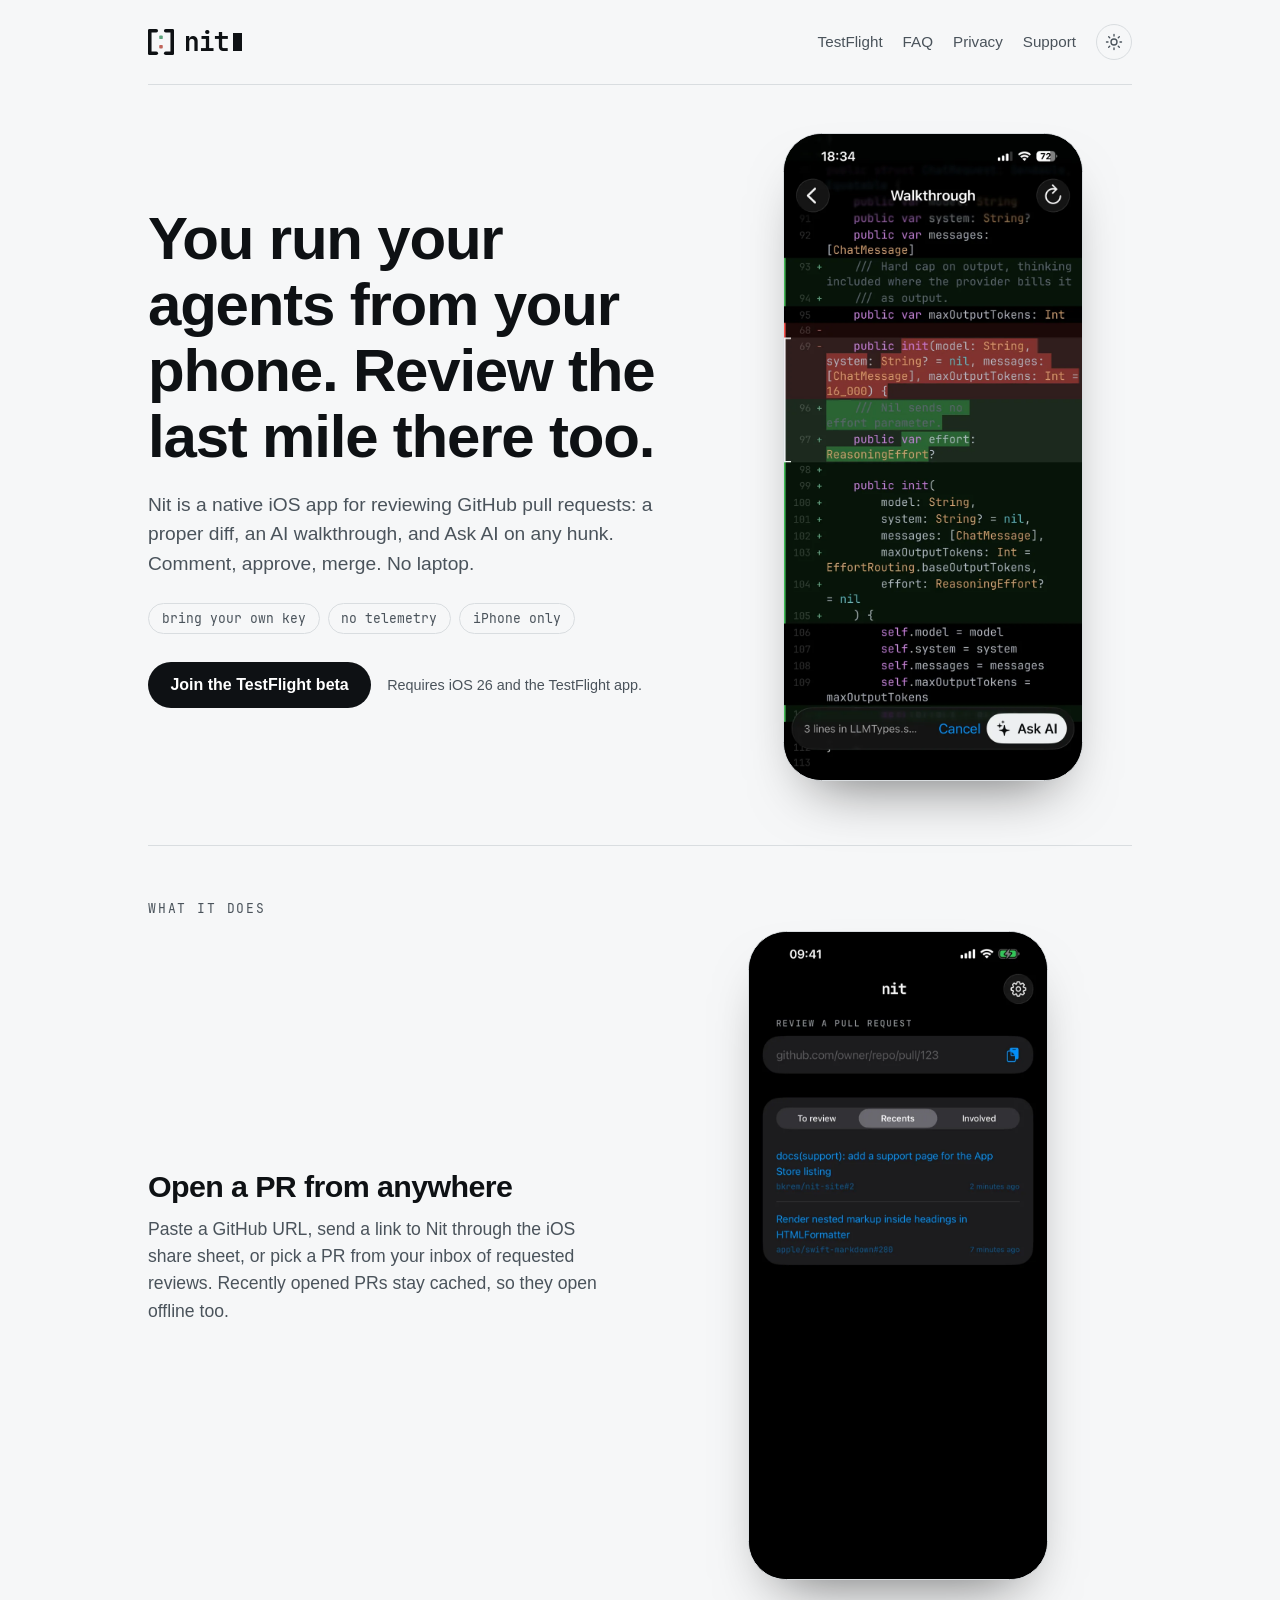
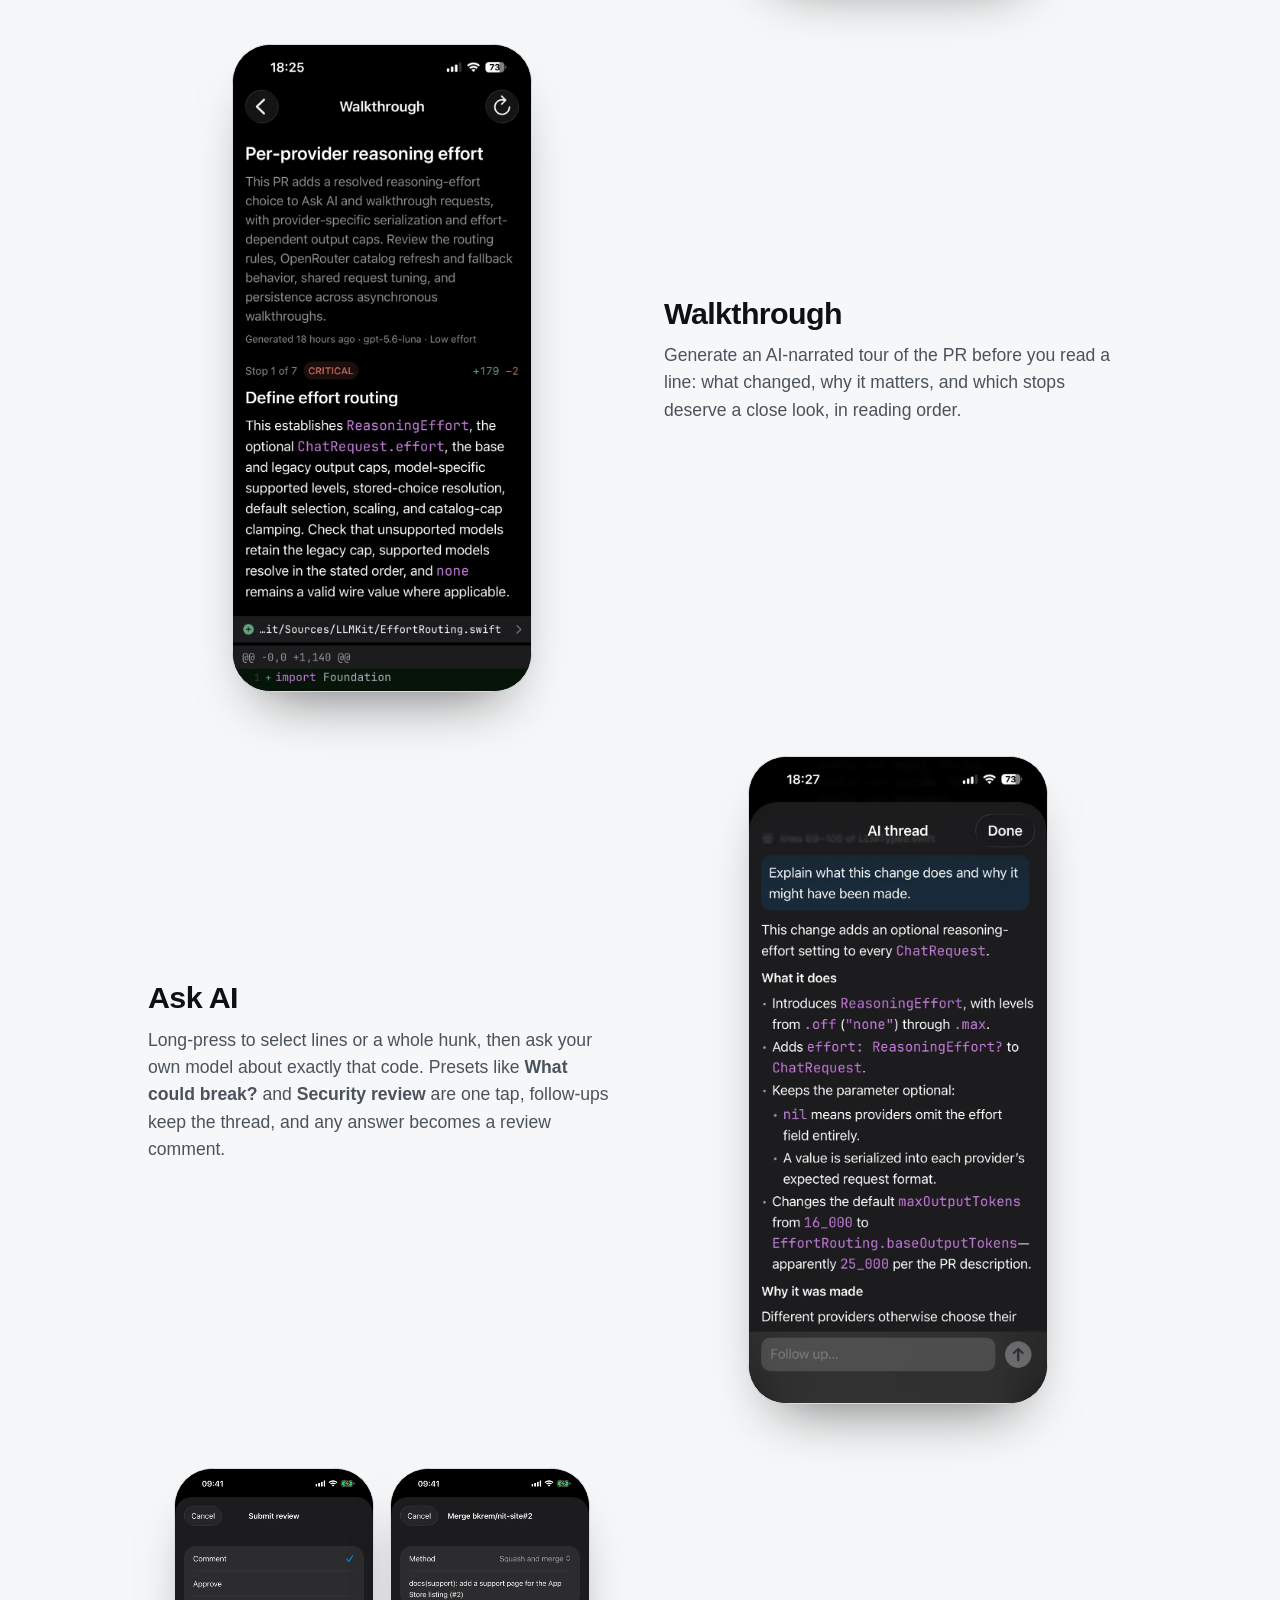
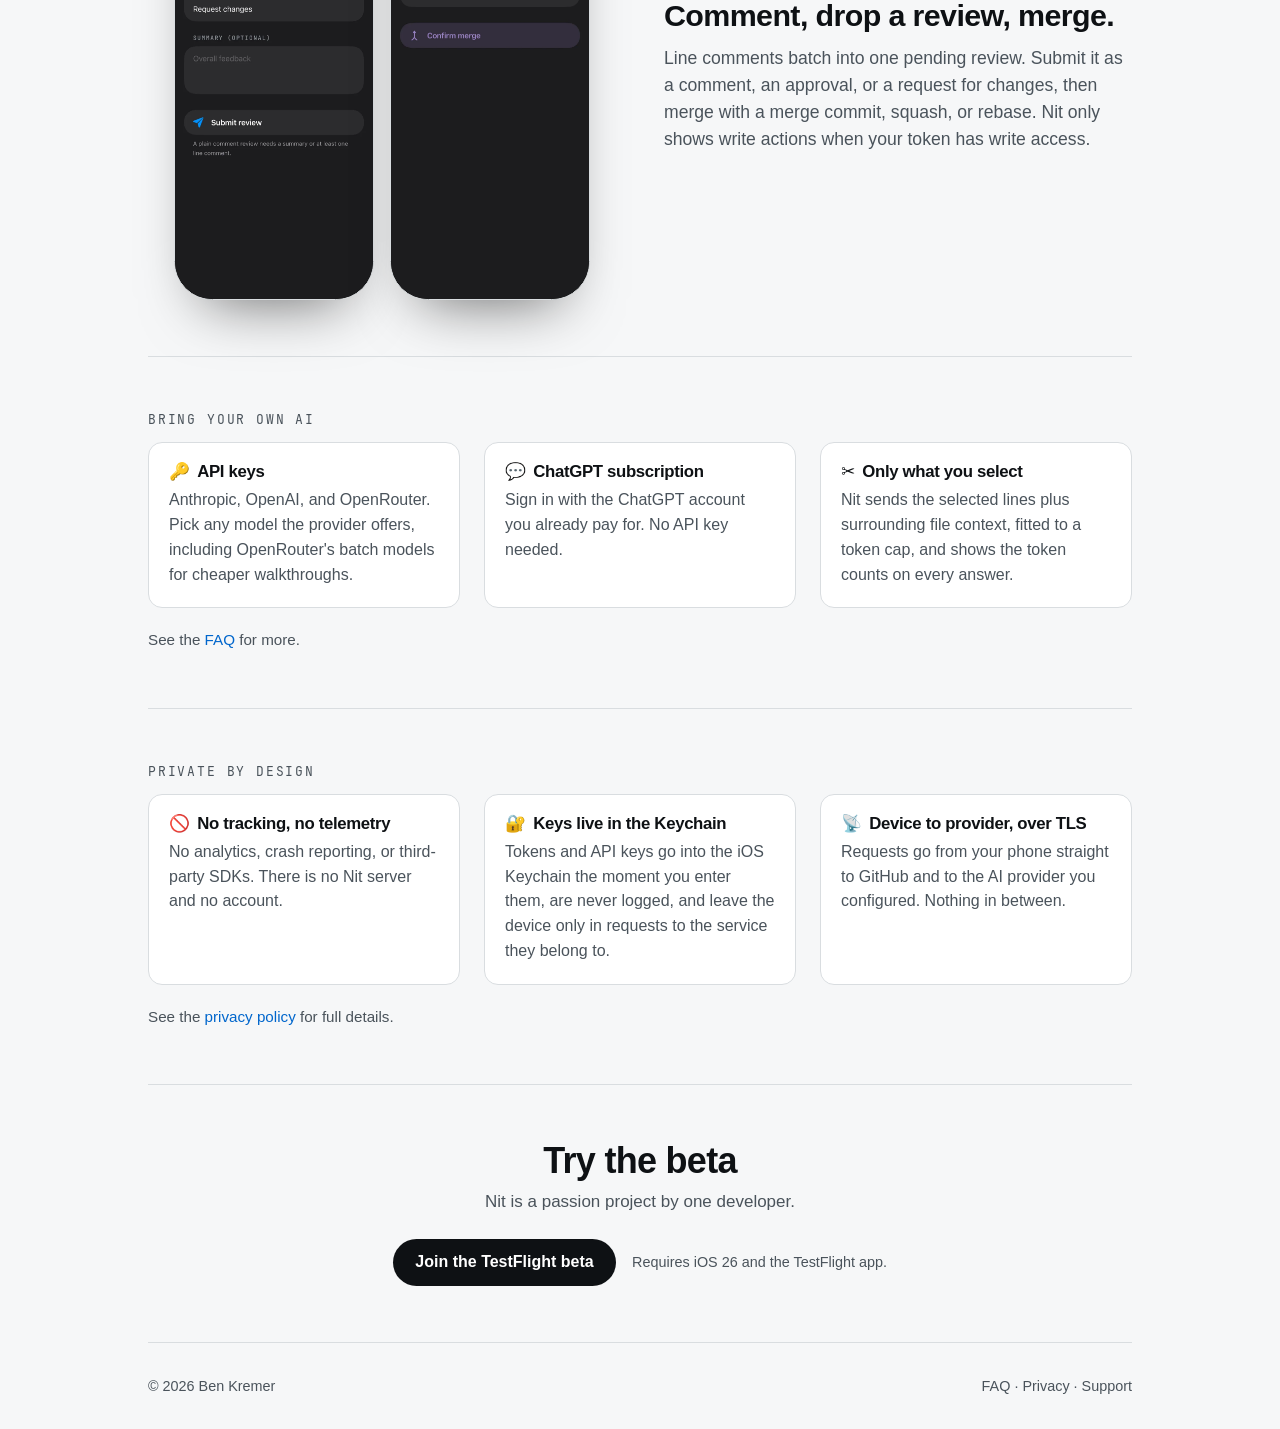
<file: nit/index.html>
<!doctype html>
<html lang="en">
<head>
<meta charset="utf-8">
<meta name="viewport" content="width=device-width,initial-scale=1">
<title>Nit — review GitHub pull requests on your phone</title>
<meta name="description" content="Nit is a native iOS app for reviewing GitHub pull requests with your own AI: a proper diff, an AI walkthrough, Ask AI on any hunk, then comment, approve, and merge. No backend, no telemetry.">
<link rel="canonical" href="https://bkrem.github.io/nit/">
<meta property="og:type" content="website">
<meta property="og:title" content="Nit — review GitHub pull requests on your phone">
<meta property="og:description" content="You run your agents from your phone. Review the last mile there too. A proper diff, an AI walkthrough, and Ask AI on any hunk. Comment, approve, merge. No laptop.">
<meta property="og:url" content="https://bkrem.github.io/nit/">
<meta property="og:image" content="https://bkrem.github.io/nit/assets/og.png?v=2">
<meta property="og:image:width" content="1200">
<meta property="og:image:height" content="630">
<meta name="twitter:card" content="summary_large_image">
<link rel="icon" href="favicon.svg" type="image/svg+xml">
<link rel="apple-touch-icon" href="apple-touch-icon.png">
<link rel="preload" href="assets/fonts/JetBrainsMono-Bold.woff2" as="font" type="font/woff2" crossorigin>
<link rel="stylesheet" href="_landing.css">
<script>
// Restore a stored theme before first paint; no choice means follow the system.
try{var t=localStorage.getItem("theme");if(t==="light"||t==="dark")document.documentElement.dataset.theme=t}catch(e){}
</script>
</head>
<body>
<div class="wrap">

<header class="top">
  <a class="lockup" href="./" aria-label="Nit">
    <svg viewBox="0 0 44 44" aria-hidden="true"><g fill="currentColor"><rect x="0" y="0" width="6" height="44" rx="3"/><rect x="0" y="0" width="17" height="6" rx="3"/><rect x="0" y="38" width="17" height="6" rx="3"/><rect x="38" y="0" width="6" height="44" rx="3"/><rect x="27" y="0" width="17" height="6" rx="3"/><rect x="27" y="38" width="17" height="6" rx="3"/></g><rect x="19" y="11" width="6" height="6" rx="1.5" fill="#5DA37D"/><rect x="19" y="27" width="6" height="6" rx="1.5" fill="#C0655A"/></svg>
    <span class="wordmark" aria-hidden="true">nit</span>
  </a>
  <nav aria-label="Site">
    <a href="https://testflight.apple.com/join/sMADfKGQ">TestFlight</a>
    <a href="faq/">FAQ</a>
    <a href="privacy/">Privacy</a>
    <a href="support/">Support</a>
    <button class="theme" type="button" aria-label="Toggle light and dark mode">
      <svg class="sun" viewBox="0 0 24 24" aria-hidden="true"><circle cx="12" cy="12" r="4"/><path d="M12 2v2M12 20v2M2 12h2M20 12h2M4.9 4.9l1.4 1.4M17.7 17.7l1.4 1.4M4.9 19.1l1.4-1.4M17.7 6.3l1.4-1.4"/></svg>
      <svg class="moon" viewBox="0 0 24 24" aria-hidden="true"><path d="M20 14.5A8 8 0 0 1 9.5 4a8 8 0 1 0 10.5 10.5z"/></svg>
    </button>
  </nav>
</header>

<main>

<section class="hero">
  <div>
    <h1>You run your agents from your phone. Review the last mile there too.</h1>
    <p class="lede">Nit is a native iOS app for reviewing GitHub pull requests: a proper diff, an AI walkthrough, and Ask AI on any hunk. Comment, approve, merge. No laptop.</p>
    <ul class="chips" aria-label="Highlights">
      <li>bring your own key</li>
      <li>no telemetry</li>
      <li>iPhone only</li>
    </ul>
    <div class="cta">
      <a class="button" href="https://testflight.apple.com/join/sMADfKGQ">Join the TestFlight beta</a>
      <span class="muted">Requires iOS 26 and the TestFlight app.</span>
    </div>
  </div>
  <div class="phone"><img src="assets/screenshots/diff-selection.webp" width="780" height="1691" alt="A syntax-highlighted diff in Nit with three lines selected and Ask AI in the floating bar" fetchpriority="high"></div>
</section>

<section id="features">
  <h2 class="label">What it does</h2>
  <div class="features">

    <article class="feature">
      <div>
        <h3>Open a PR from anywhere</h3>
        <p>Paste a GitHub URL, send a link to Nit through the iOS share sheet, or pick a PR from your inbox of requested reviews. Recently opened PRs stay cached, so they open offline too.</p>
      </div>
      <div class="phone"><img src="assets/screenshots/home.webp" width="780" height="1694" alt="Nit's home screen with a URL field and an inbox of recent pull requests" loading="lazy"></div>
    </article>

    <article class="feature reverse">
      <div>
        <h3>Walkthrough</h3>
        <p>Generate an AI-narrated tour of the PR before you read a line: what changed, why it matters, and which stops deserve a close look, in reading order.</p>
      </div>
      <div class="phone"><img src="assets/screenshots/walkthrough.webp" width="780" height="1691" alt="A generated walkthrough in Nit: a PR summary, then stop 1 of 7 marked critical with its narrated explanation above the diff" loading="lazy"></div>
    </article>

    <article class="feature">
      <div>
        <h3>Ask AI</h3>
        <p>Long-press to select lines or a whole hunk, then ask your own model about exactly that code. Presets like <strong>What could break?</strong> and <strong>Security review</strong> are one tap, follow-ups keep the thread, and any answer becomes a review comment.</p>
      </div>
      <div class="phone"><img src="assets/screenshots/ask-ai.webp" width="780" height="1691" alt="An Ask AI thread in Nit explaining what a selected change does and why it was made" loading="lazy"></div>
    </article>

    <article class="feature reverse">
      <div>
        <h3>Comment, drop a review, merge.</h3>
        <p>Line comments batch into one pending review. Submit it as a comment, an approval, or a request for changes, then merge with a merge commit, squash, or rebase. Nit only shows write actions when your token has write access.</p>
      </div>
      <div class="pair">
        <div class="phone"><img src="assets/screenshots/review-sheet.webp" width="780" height="1694" alt="Nit's submit review sheet with Comment, Approve, and Request changes" loading="lazy"></div>
        <div class="phone"><img src="assets/screenshots/merge-sheet.webp" width="780" height="1694" alt="Nit's merge sheet with the squash and merge method selected" loading="lazy"></div>
      </div>
    </article>

  </div>
</section>

<section id="ai">
  <h2 class="label">Bring your own AI</h2>
  <ul class="facts">
    <li><h3><span class="emoji" aria-hidden="true">🔑</span>API keys</h3><p>Anthropic, OpenAI, and OpenRouter. Pick any model the provider offers, including OpenRouter's batch models for cheaper walkthroughs.</p></li>
    <li><h3><span class="emoji" aria-hidden="true">💬</span>ChatGPT subscription</h3><p>Sign in with the ChatGPT account you already pay for. No API key needed.</p></li>
    <li><h3><span class="emoji" aria-hidden="true">✂️</span>Only what you select</h3><p>Nit sends the selected lines plus surrounding file context, fitted to a token cap, and shows the token counts on every answer.</p></li>
  </ul>
  <p class="note">See the <a href="faq/#ai">FAQ</a> for more.</p>
</section>

<section id="privacy">
  <h2 class="label">Private by design</h2>
  <ul class="facts">
    <li><h3><span class="emoji" aria-hidden="true">🚫</span>No tracking, no telemetry</h3><p>No analytics, crash reporting, or third-party SDKs. There is no Nit server and no account.</p></li>
    <li><h3><span class="emoji" aria-hidden="true">🔐</span>Keys live in the Keychain</h3><p>Tokens and API keys go into the iOS Keychain the moment you enter them, are never logged, and leave the device only in requests to the service they belong to.</p></li>
    <li><h3><span class="emoji" aria-hidden="true">📡</span>Device to provider, over TLS</h3><p>Requests go from your phone straight to GitHub and to the AI provider you configured. Nothing in between.</p></li>
  </ul>
  <p class="note">See the <a href="privacy/">privacy policy</a> for full details.</p>
</section>

<section class="close">
  <h2>Try the beta</h2>
  <p>Nit is a passion project by one developer.</p>
  <div class="cta">
    <a class="button" href="https://testflight.apple.com/join/sMADfKGQ">Join the TestFlight beta</a>
    <span class="muted">Requires iOS 26 and the TestFlight app.</span>
  </div>
</section>

</main>

<footer>
  <span>© 2026 Ben Kremer</span>
  <span><a href="faq/">FAQ</a> · <a href="privacy/">Privacy</a> · <a href="support/">Support</a></span>
</footer>

</div>
<script>
document.querySelector(".theme").addEventListener("click",function(){
  var root=document.documentElement;
  var dark=root.dataset.theme?root.dataset.theme==="dark":matchMedia("(prefers-color-scheme: dark)").matches;
  var next=dark?"light":"dark";
  root.dataset.theme=next;
  try{localStorage.setItem("theme",next)}catch(e){}
});
</script>
</body>
</html>
</file>
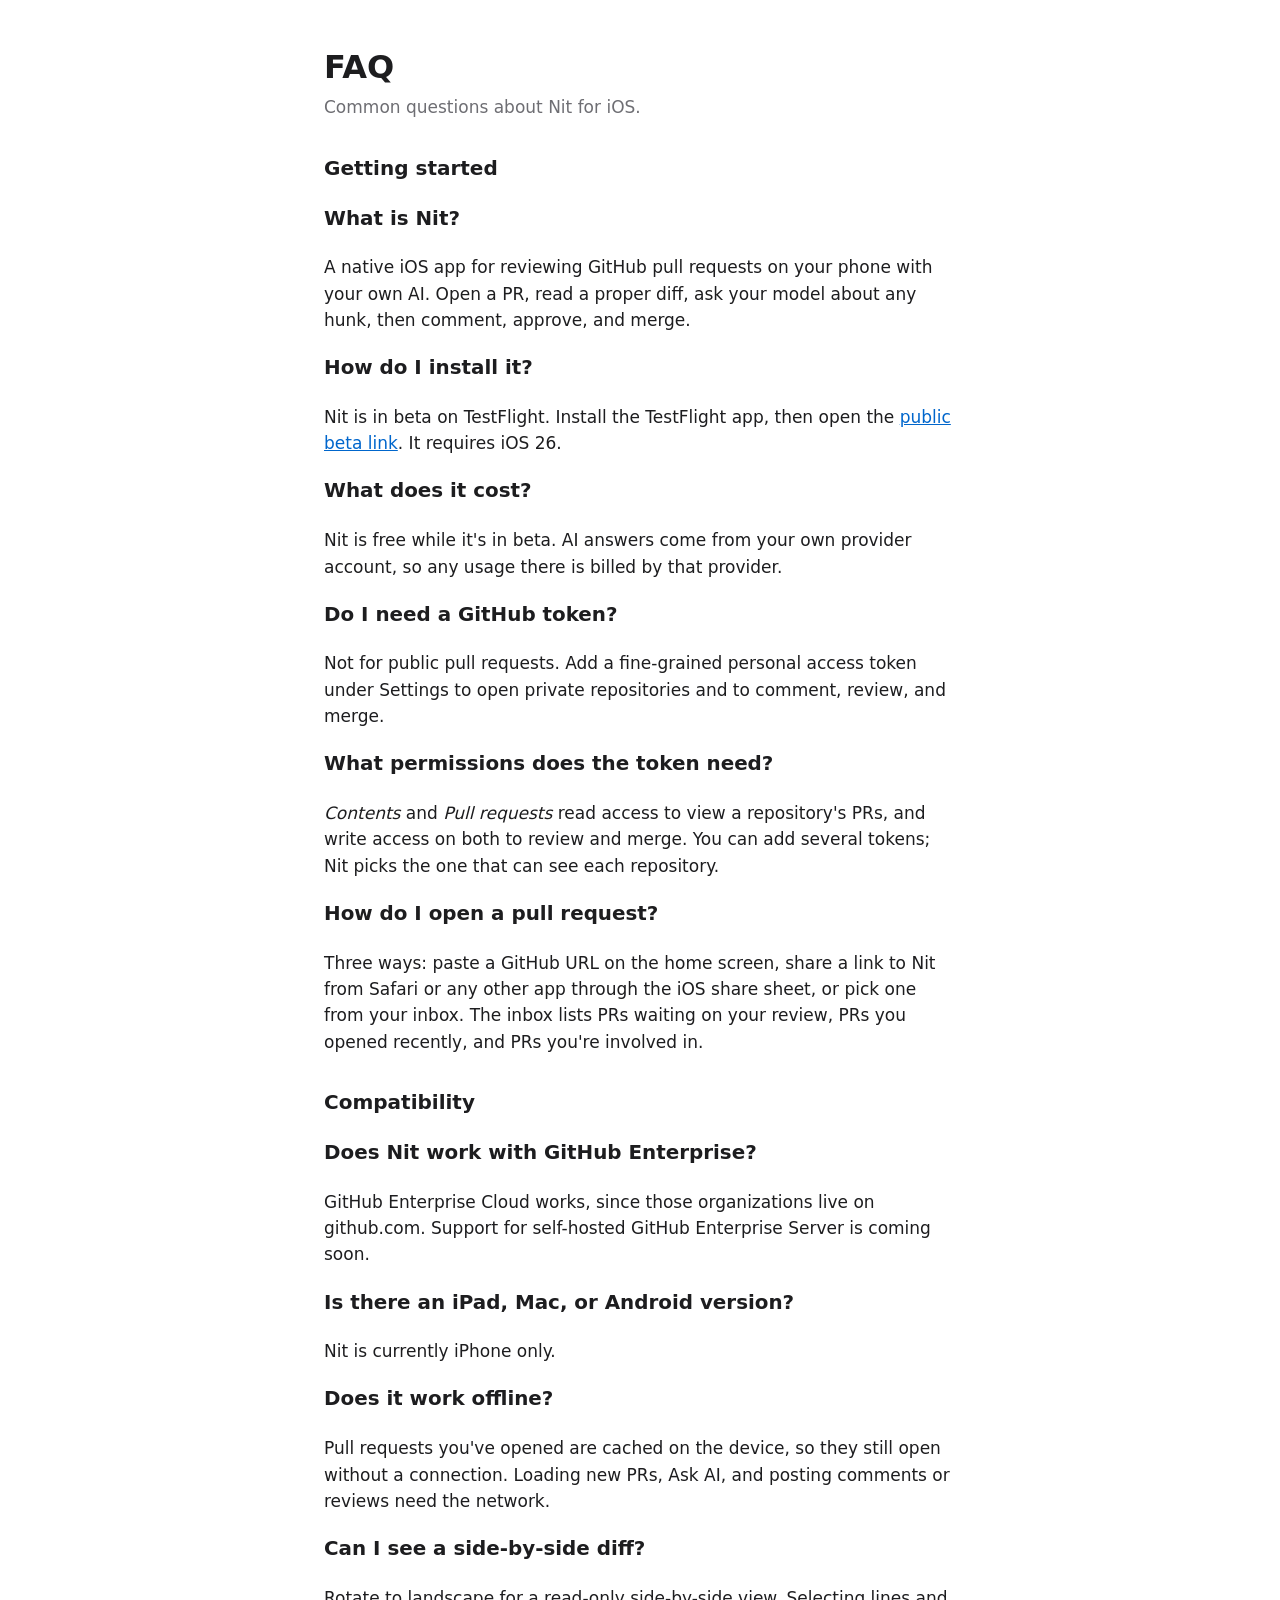
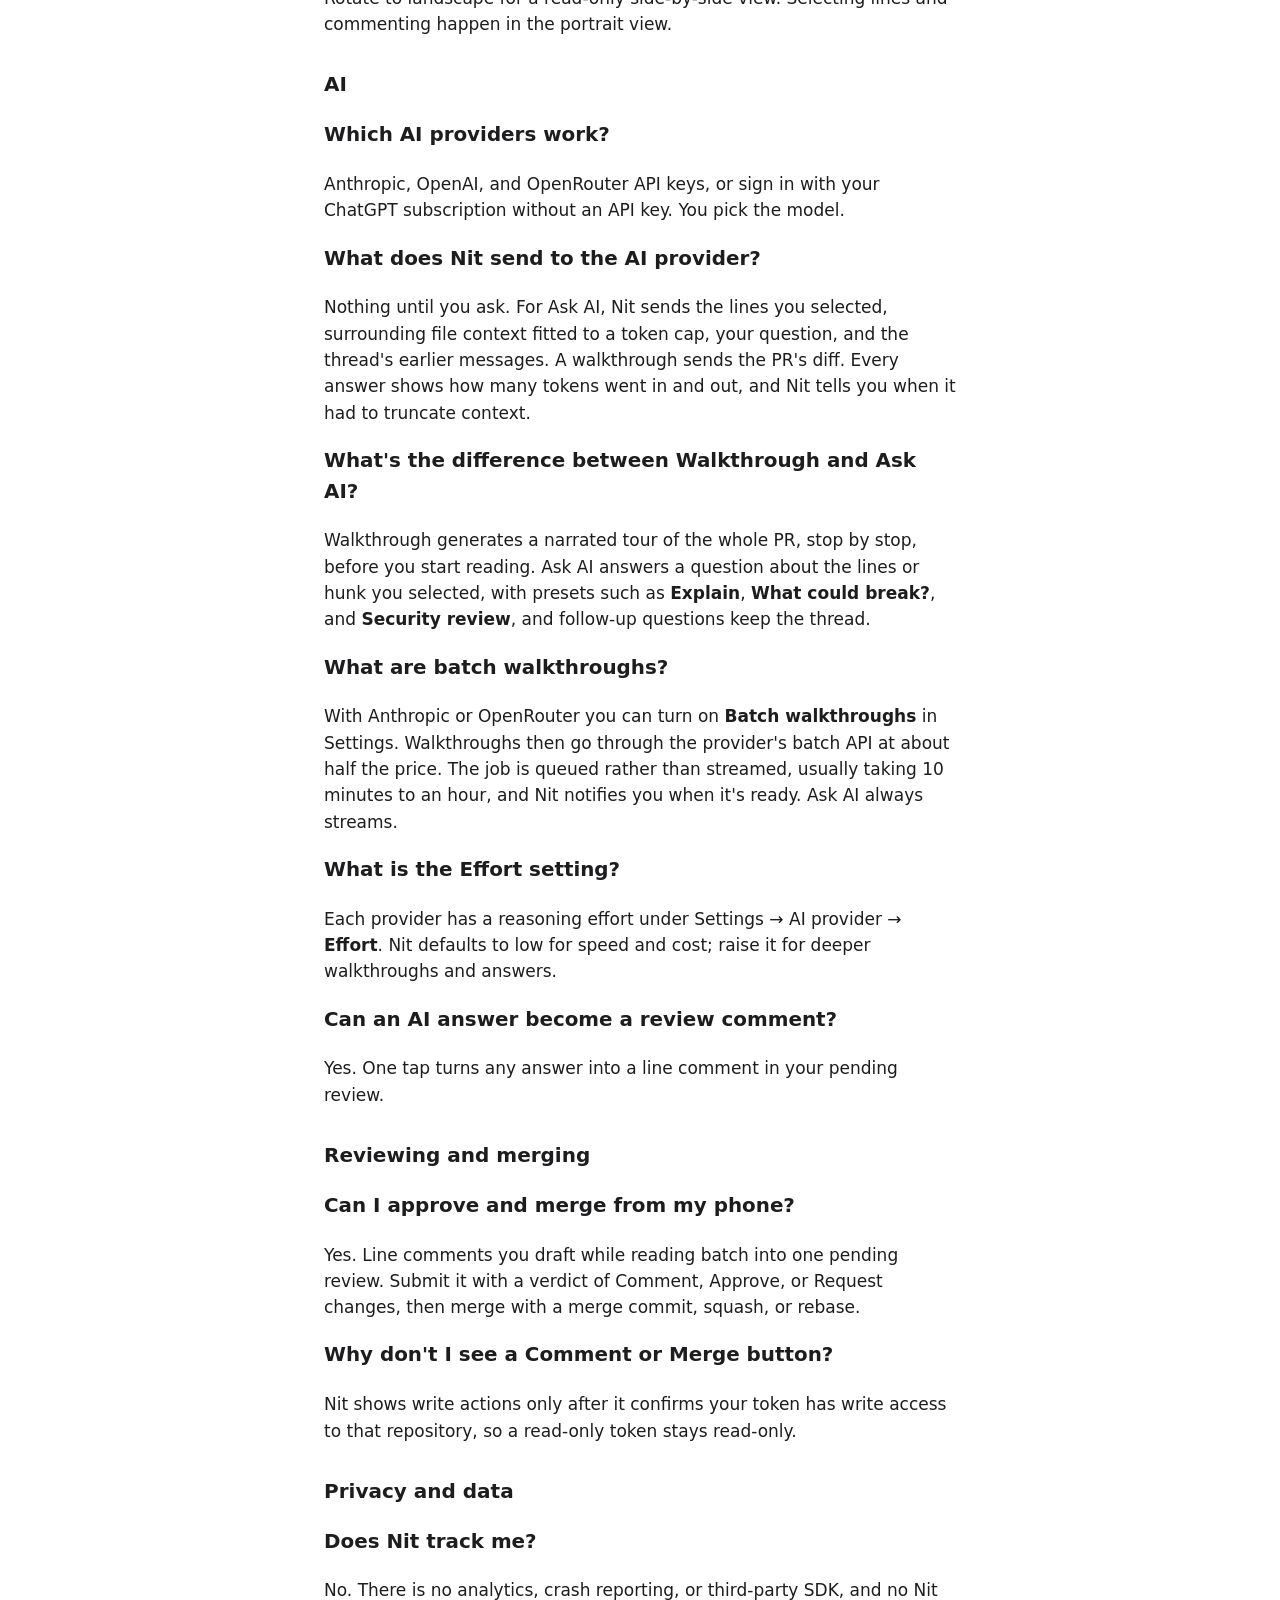
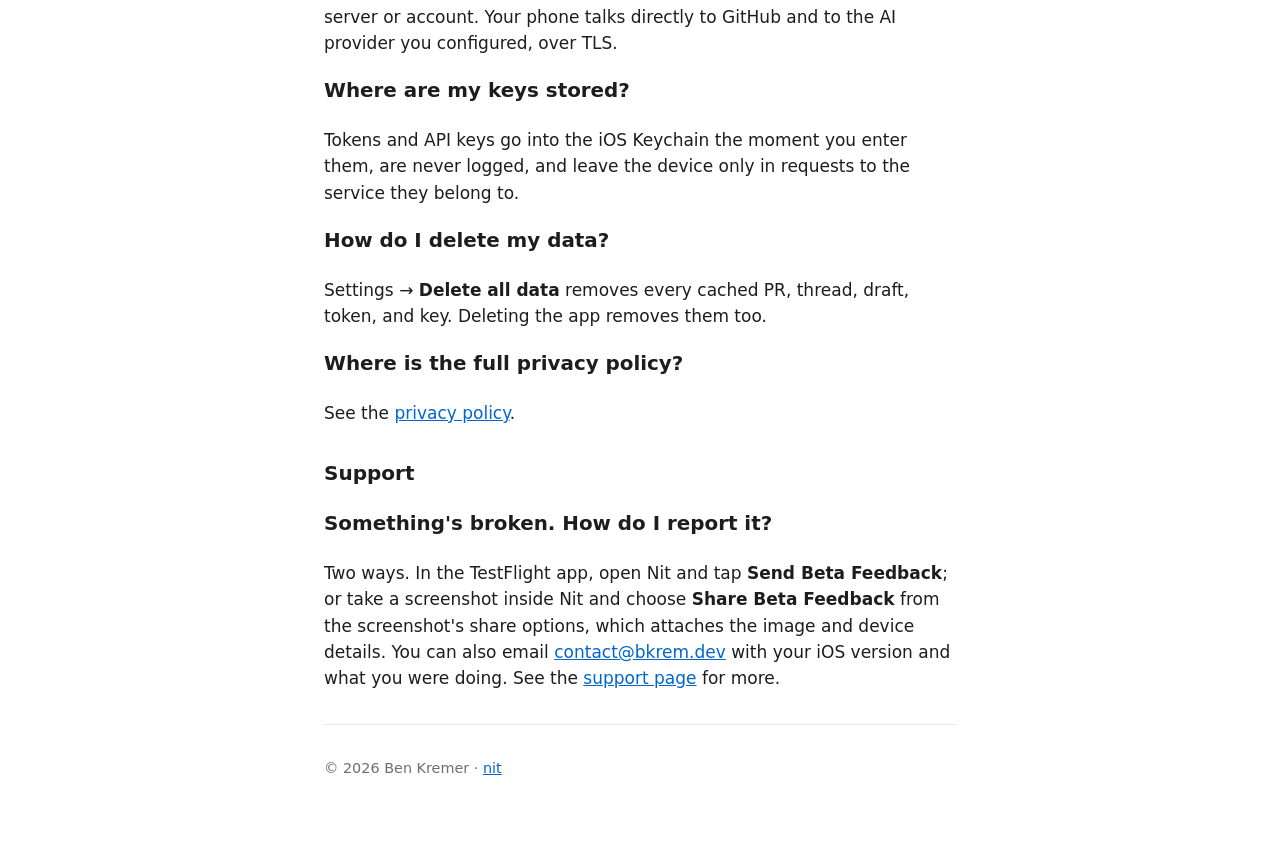
<file: nit/faq/index.html>
<!doctype html>
<html lang="en">
<head>
<meta charset="utf-8">
<meta name="viewport" content="width=device-width,initial-scale=1">
<title>Nit — FAQ</title>
<meta name="description" content="Answers to common questions about Nit, the iOS app for reviewing GitHub pull requests with your own AI.">
<link rel="icon" href="../favicon.svg" type="image/svg+xml">
<link rel="apple-touch-icon" href="../apple-touch-icon.png">
<link rel="stylesheet" href="../_style.css">
</head>
<body>
<main>
<h1>FAQ</h1>
<p class="muted">Common questions about Nit for iOS.</p>

<h2>Getting started</h2>

<h3>What is Nit?</h3>
<p>A native iOS app for reviewing GitHub pull requests on your phone with your own AI. Open a PR, read a proper diff, ask your model about any hunk, then comment, approve, and merge.</p>

<h3>How do I install it?</h3>
<p>Nit is in beta on TestFlight. Install the TestFlight app, then open the <a href="https://testflight.apple.com/join/sMADfKGQ">public beta link</a>. It requires iOS 26.</p>

<h3>What does it cost?</h3>
<p>Nit is free while it's in beta. AI answers come from your own provider account, so any usage there is billed by that provider.</p>

<h3>Do I need a GitHub token?</h3>
<p>Not for public pull requests. Add a fine-grained personal access token under Settings to open private repositories and to comment, review, and merge.</p>

<h3>What permissions does the token need?</h3>
<p><em>Contents</em> and <em>Pull requests</em> read access to view a repository's PRs, and write access on both to review and merge. You can add several tokens; Nit picks the one that can see each repository.</p>

<h3>How do I open a pull request?</h3>
<p>Three ways: paste a GitHub URL on the home screen, share a link to Nit from Safari or any other app through the iOS share sheet, or pick one from your inbox. The inbox lists PRs waiting on your review, PRs you opened recently, and PRs you're involved in.</p>

<h2>Compatibility</h2>

<h3>Does Nit work with GitHub Enterprise?</h3>
<p>GitHub Enterprise Cloud works, since those organizations live on github.com. Support for self-hosted GitHub Enterprise Server is coming soon.</p>

<h3>Is there an iPad, Mac, or Android version?</h3>
<p>Nit is currently iPhone only.</p>

<h3>Does it work offline?</h3>
<p>Pull requests you've opened are cached on the device, so they still open without a connection. Loading new PRs, Ask AI, and posting comments or reviews need the network.</p>

<h3>Can I see a side-by-side diff?</h3>
<p>Rotate to landscape for a read-only side-by-side view. Selecting lines and commenting happen in the portrait view.</p>

<h2 id="ai">AI</h2>

<h3>Which AI providers work?</h3>
<p>Anthropic, OpenAI, and OpenRouter API keys, or sign in with your ChatGPT subscription without an API key. You pick the model.</p>

<h3>What does Nit send to the AI provider?</h3>
<p>Nothing until you ask. For Ask AI, Nit sends the lines you selected, surrounding file context fitted to a token cap, your question, and the thread's earlier messages. A walkthrough sends the PR's diff. Every answer shows how many tokens went in and out, and Nit tells you when it had to truncate context.</p>

<h3>What's the difference between Walkthrough and Ask AI?</h3>
<p>Walkthrough generates a narrated tour of the whole PR, stop by stop, before you start reading. Ask AI answers a question about the lines or hunk you selected, with presets such as <strong>Explain</strong>, <strong>What could break?</strong>, and <strong>Security review</strong>, and follow-up questions keep the thread.</p>

<h3>What are batch walkthroughs?</h3>
<p>With Anthropic or OpenRouter you can turn on <strong>Batch walkthroughs</strong> in Settings. Walkthroughs then go through the provider's batch API at about half the price. The job is queued rather than streamed, usually taking 10 minutes to an hour, and Nit notifies you when it's ready. Ask AI always streams.</p>

<h3>What is the Effort setting?</h3>
<p>Each provider has a reasoning effort under Settings → AI provider → <strong>Effort</strong>. Nit defaults to low for speed and cost; raise it for deeper walkthroughs and answers.</p>

<h3>Can an AI answer become a review comment?</h3>
<p>Yes. One tap turns any answer into a line comment in your pending review.</p>

<h2>Reviewing and merging</h2>

<h3>Can I approve and merge from my phone?</h3>
<p>Yes. Line comments you draft while reading batch into one pending review. Submit it with a verdict of Comment, Approve, or Request changes, then merge with a merge commit, squash, or rebase.</p>

<h3>Why don't I see a Comment or Merge button?</h3>
<p>Nit shows write actions only after it confirms your token has write access to that repository, so a read-only token stays read-only.</p>

<h2>Privacy and data</h2>

<h3>Does Nit track me?</h3>
<p>No. There is no analytics, crash reporting, or third-party SDK, and no Nit server or account. Your phone talks directly to GitHub and to the AI provider you configured, over TLS.</p>

<h3>Where are my keys stored?</h3>
<p>Tokens and API keys go into the iOS Keychain the moment you enter them, are never logged, and leave the device only in requests to the service they belong to.</p>

<h3>How do I delete my data?</h3>
<p>Settings → <strong>Delete all data</strong> removes every cached PR, thread, draft, token, and key. Deleting the app removes them too.</p>

<h3>Where is the full privacy policy?</h3>
<p>See the <a href="../privacy/">privacy policy</a>.</p>

<h2>Support</h2>

<h3>Something's broken. How do I report it?</h3>
<p>Two ways. In the TestFlight app, open Nit and tap <strong>Send Beta Feedback</strong>; or take a screenshot inside Nit and choose <strong>Share Beta Feedback</strong> from the screenshot's share options, which attaches the image and device details. You can also email <a href="mailto:contact@bkrem.dev">contact@bkrem.dev</a> with your iOS version and what you were doing. See the <a href="../support/">support page</a> for more.</p>

<hr>
<footer>© 2026 Ben Kremer · <a href="../">nit</a></footer>
</main>
</body>
</html>
</file>
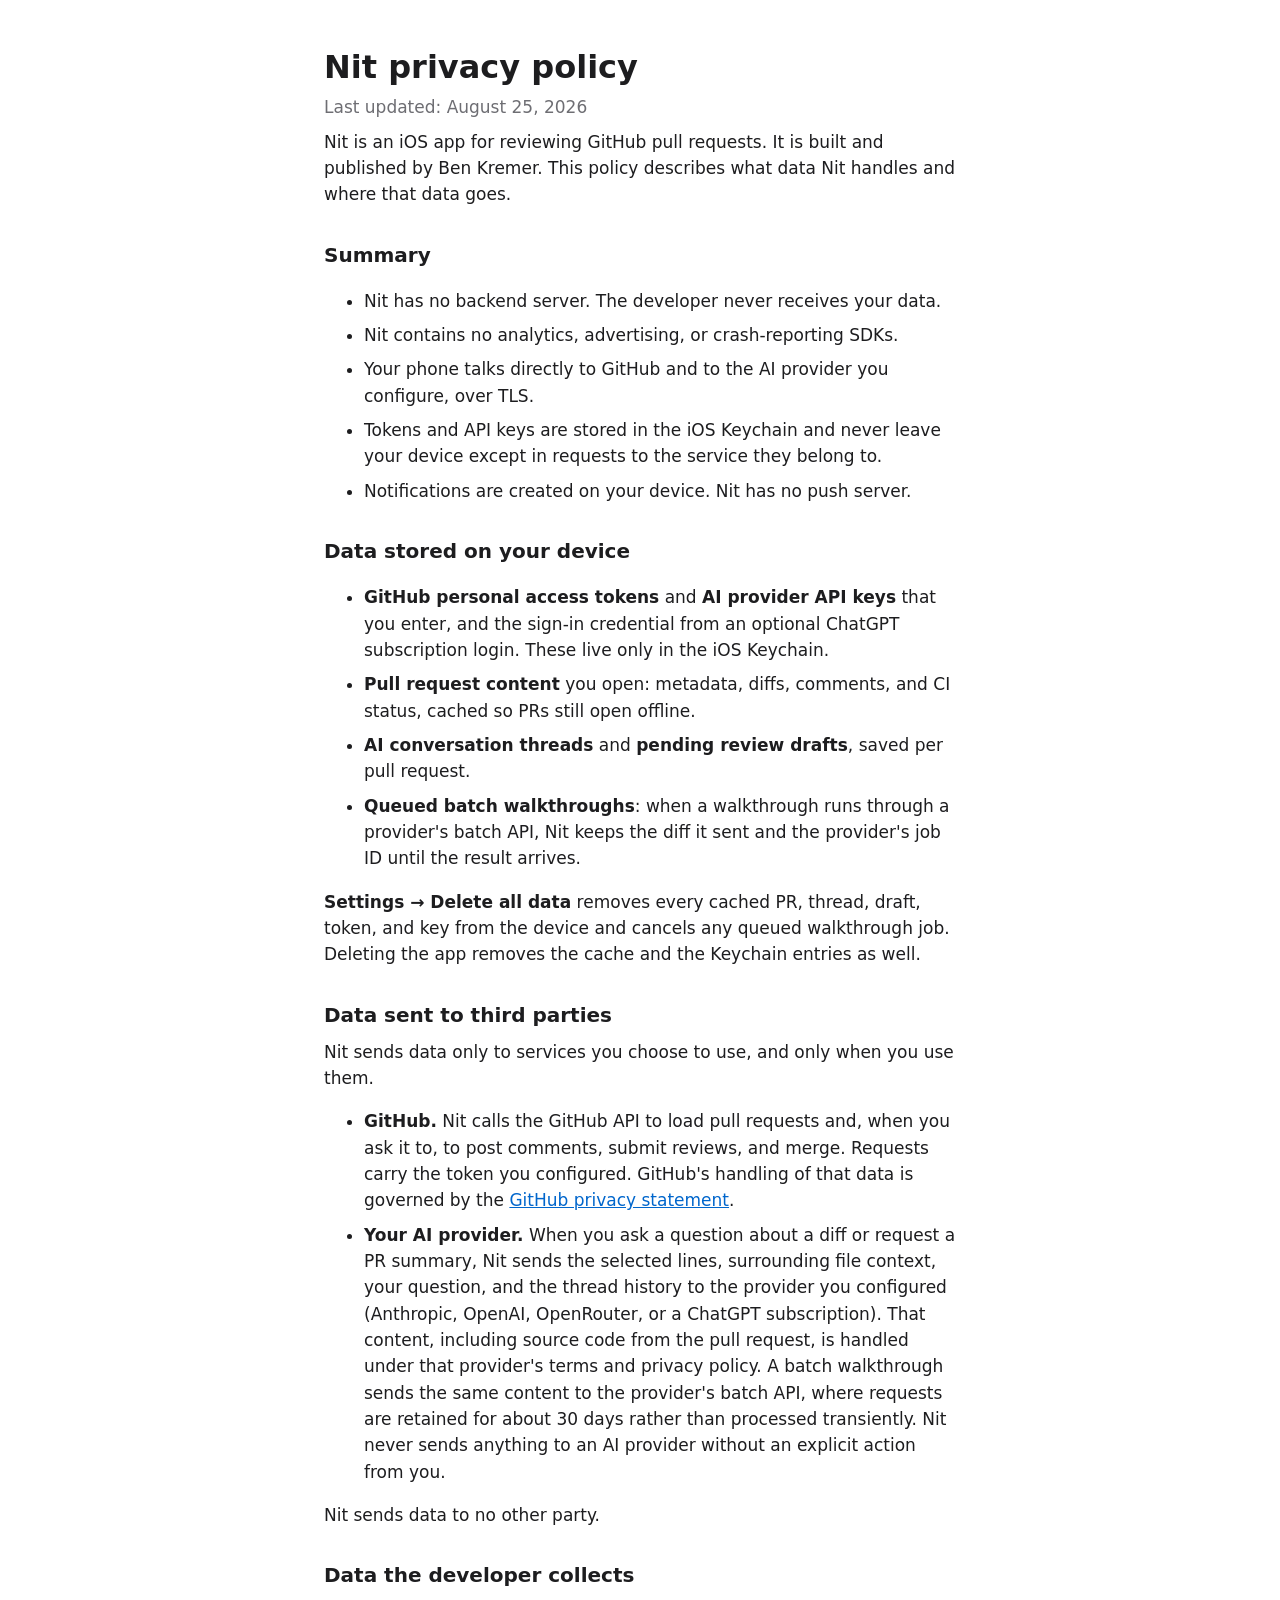
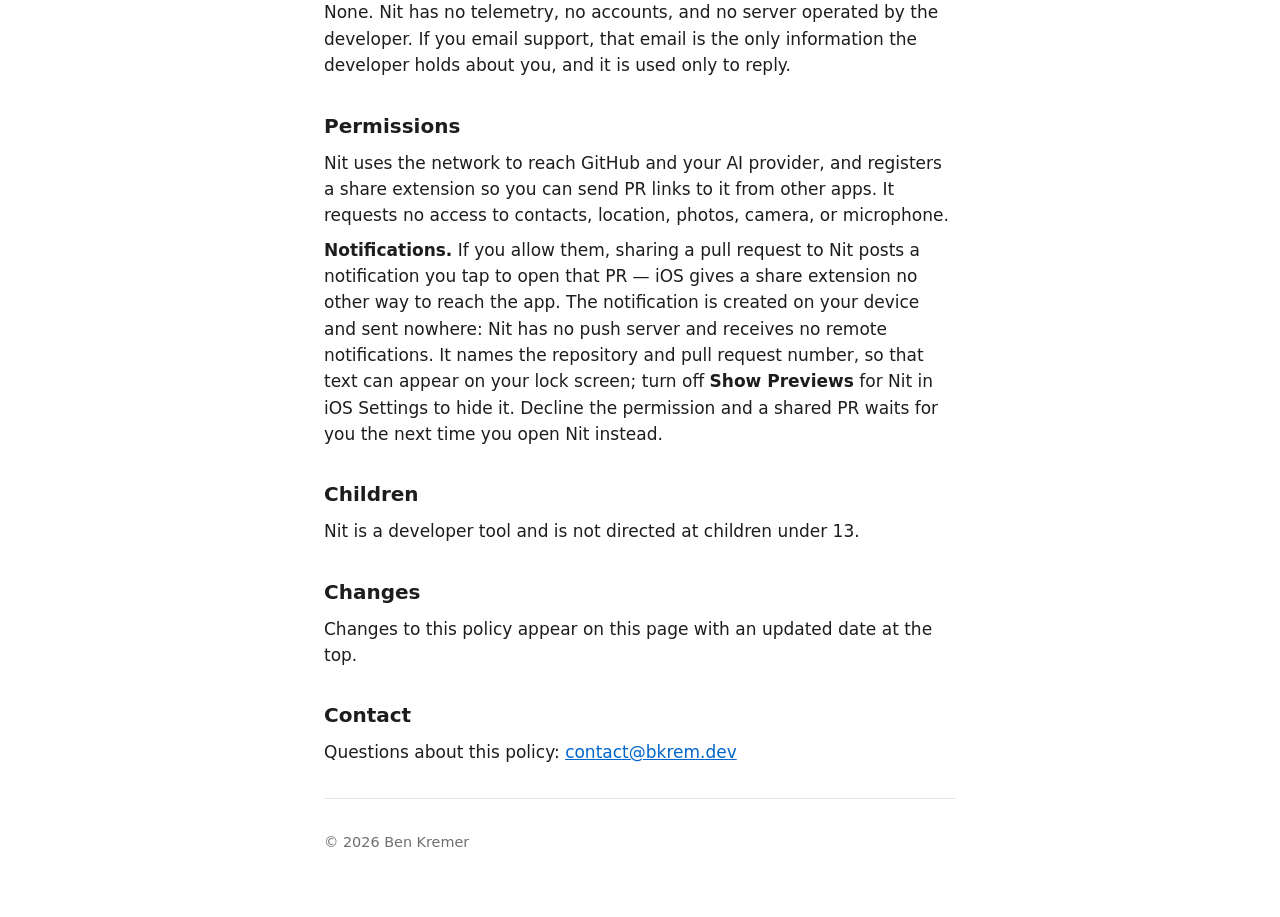
<file: nit/privacy/index.html>
<!doctype html>
<html lang="en">
<head>
<meta charset="utf-8">
<meta name="viewport" content="width=device-width,initial-scale=1">
<title>Nit privacy policy</title>
<link rel="stylesheet" href="../_style.css">
</head>
<body>
<main>
<h1>Nit privacy policy</h1>
<p class="muted">Last updated: August 25, 2026</p>

<p>Nit is an iOS app for reviewing GitHub pull requests. It is built and published by Ben Kremer. This policy describes what data Nit handles and where that data goes.</p>

<h2>Summary</h2>
<ul>
<li>Nit has no backend server. The developer never receives your data.</li>
<li>Nit contains no analytics, advertising, or crash-reporting SDKs.</li>
<li>Your phone talks directly to GitHub and to the AI provider you configure, over TLS.</li>
<li>Tokens and API keys are stored in the iOS Keychain and never leave your device except in requests to the service they belong to.</li>
<li>Notifications are created on your device. Nit has no push server.</li>
</ul>

<h2>Data stored on your device</h2>
<ul>
<li><strong>GitHub personal access tokens</strong> and <strong>AI provider API keys</strong> that you enter, and the sign-in credential from an optional ChatGPT subscription login. These live only in the iOS Keychain.</li>
<li><strong>Pull request content</strong> you open: metadata, diffs, comments, and CI status, cached so PRs still open offline.</li>
<li><strong>AI conversation threads</strong> and <strong>pending review drafts</strong>, saved per pull request.</li>
<li><strong>Queued batch walkthroughs</strong>: when a walkthrough runs through a provider's batch API, Nit keeps the diff it sent and the provider's job ID until the result arrives.</li>
</ul>
<p><strong>Settings → Delete all data</strong> removes every cached PR, thread, draft, token, and key from the device and cancels any queued walkthrough job. Deleting the app removes the cache and the Keychain entries as well.</p>

<h2>Data sent to third parties</h2>
<p>Nit sends data only to services you choose to use, and only when you use them.</p>
<ul>
<li><strong>GitHub.</strong> Nit calls the GitHub API to load pull requests and, when you ask it to, to post comments, submit reviews, and merge. Requests carry the token you configured. GitHub's handling of that data is governed by the <a href="https://docs.github.com/site-policy/privacy-policies/github-general-privacy-statement">GitHub privacy statement</a>.</li>
<li><strong>Your AI provider.</strong> When you ask a question about a diff or request a PR summary, Nit sends the selected lines, surrounding file context, your question, and the thread history to the provider you configured (Anthropic, OpenAI, OpenRouter, or a ChatGPT subscription). That content, including source code from the pull request, is handled under that provider's terms and privacy policy. A batch walkthrough sends the same content to the provider's batch API, where requests are retained for about 30 days rather than processed transiently. Nit never sends anything to an AI provider without an explicit action from you.</li>
</ul>
<p>Nit sends data to no other party.</p>

<h2>Data the developer collects</h2>
<p>None. Nit has no telemetry, no accounts, and no server operated by the developer. If you email support, that email is the only information the developer holds about you, and it is used only to reply.</p>

<h2>Permissions</h2>
<p>Nit uses the network to reach GitHub and your AI provider, and registers a share extension so you can send PR links to it from other apps. It requests no access to contacts, location, photos, camera, or microphone.</p>
<p><strong>Notifications.</strong> If you allow them, sharing a pull request to Nit posts a notification you tap to open that PR — iOS gives a share extension no other way to reach the app. The notification is created on your device and sent nowhere: Nit has no push server and receives no remote notifications. It names the repository and pull request number, so that text can appear on your lock screen; turn off <strong>Show Previews</strong> for Nit in iOS Settings to hide it. Decline the permission and a shared PR waits for you the next time you open Nit instead.</p>

<h2>Children</h2>
<p>Nit is a developer tool and is not directed at children under 13.</p>

<h2>Changes</h2>
<p>Changes to this policy appear on this page with an updated date at the top.</p>

<h2>Contact</h2>
<p>Questions about this policy: <a href="mailto:contact@bkrem.dev">contact@bkrem.dev</a></p>

<hr>
<footer>© 2026 Ben Kremer</footer>
</main>
</body>
</html>
</file>
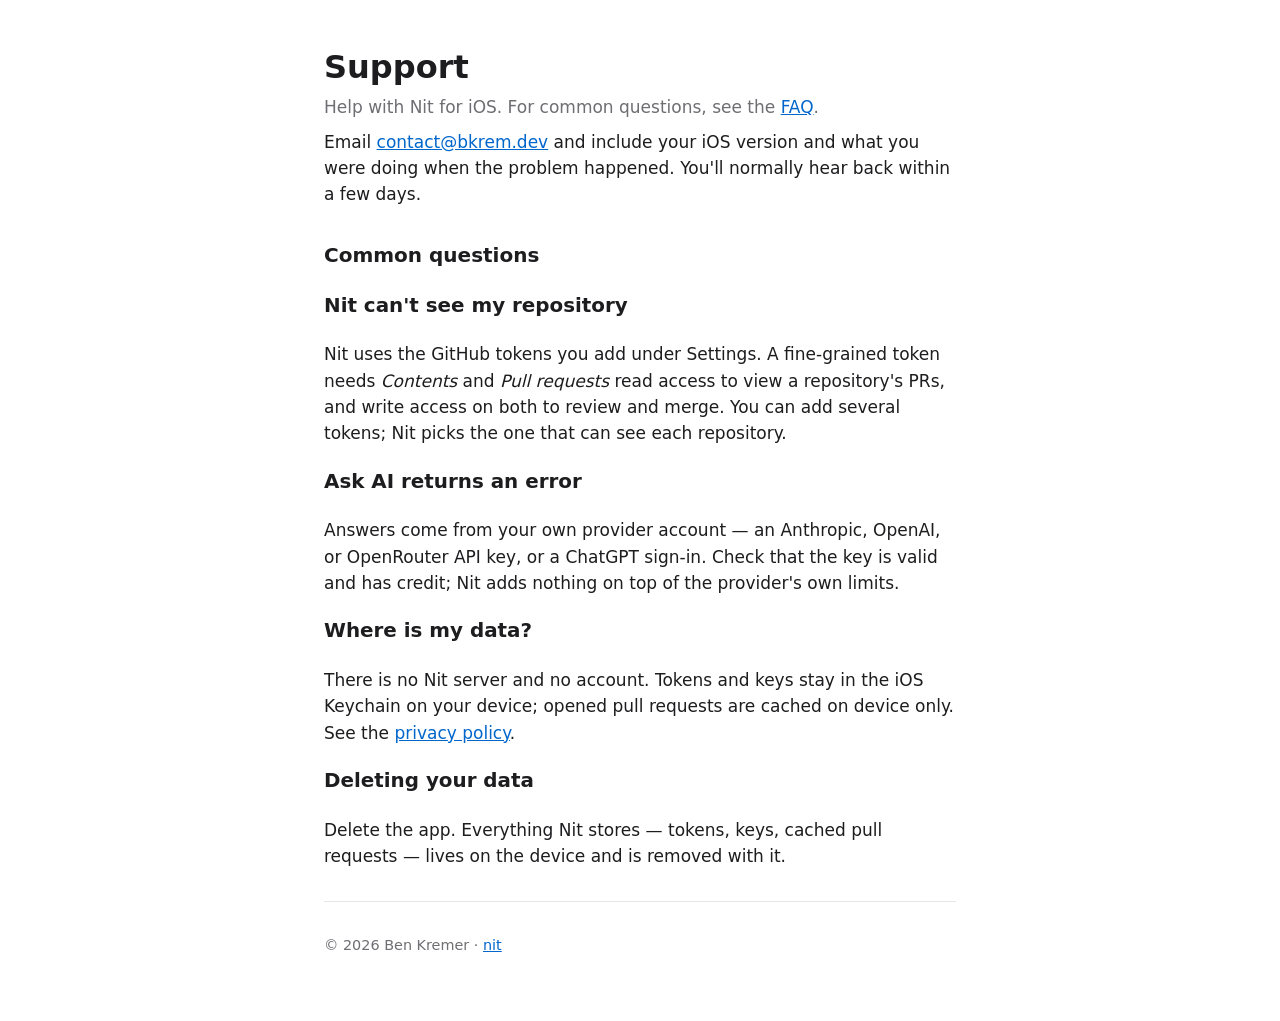
<file: nit/support/index.html>
<!doctype html>
<html lang="en">
<head>
<meta charset="utf-8">
<meta name="viewport" content="width=device-width,initial-scale=1">
<title>Nit — support</title>
<link rel="stylesheet" href="../_style.css">
</head>
<body>
<main>
<h1>Support</h1>
<p class="muted">Help with Nit for iOS. For common questions, see the <a href="../faq/">FAQ</a>.</p>
<p>Email <a href="mailto:contact@bkrem.dev">contact@bkrem.dev</a> and include your iOS version and what you were doing when the problem happened. You'll normally hear back within a few days.</p>
<h2>Common questions</h2>
<h3>Nit can't see my repository</h3>
<p>Nit uses the GitHub tokens you add under Settings. A fine-grained token needs <em>Contents</em> and <em>Pull requests</em> read access to view a repository's PRs, and write access on both to review and merge. You can add several tokens; Nit picks the one that can see each repository.</p>
<h3>Ask AI returns an error</h3>
<p>Answers come from your own provider account — an Anthropic, OpenAI, or OpenRouter API key, or a ChatGPT sign-in. Check that the key is valid and has credit; Nit adds nothing on top of the provider's own limits.</p>
<h3>Where is my data?</h3>
<p>There is no Nit server and no account. Tokens and keys stay in the iOS Keychain on your device; opened pull requests are cached on device only. See the <a href="../privacy/">privacy policy</a>.</p>
<h3>Deleting your data</h3>
<p>Delete the app. Everything Nit stores — tokens, keys, cached pull requests — lives on the device and is removed with it.</p>
<hr>
<footer>© 2026 Ben Kremer · <a href="../">nit</a></footer>
</main>
</body>
</html>
</file>
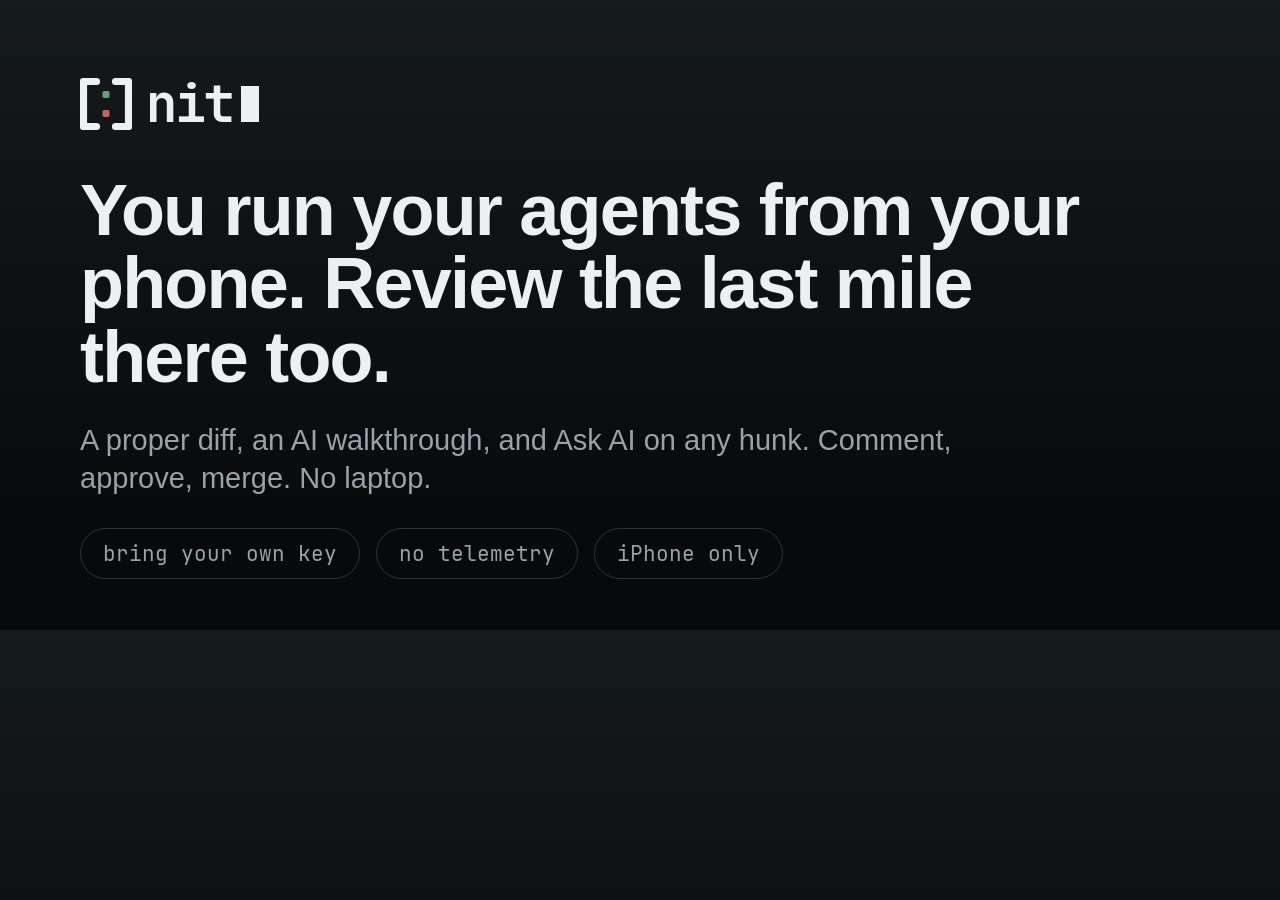
<file: nit/assets/og-source.html>
<!doctype html>
<html lang="en">
<head>
<meta charset="utf-8">
<title>Nit social card source</title>
<!-- Source for og.png. Render at 1200×630 from the repo root:
     python3 -m http.server 8080
     "/Applications/Google Chrome.app/Contents/MacOS/Google Chrome" --headless=new --disable-gpu --hide-scrollbars --window-size=1200,630 --screenshot=assets/og.png http://localhost:8080/assets/og-source.html -->
<style>
@font-face{font-family:"JetBrains Mono";font-weight:400;src:url(fonts/JetBrainsMono-Regular.woff2) format("woff2")}
@font-face{font-family:"JetBrains Mono";font-weight:700;src:url(fonts/JetBrainsMono-Bold.woff2) format("woff2")}
html,body{margin:0;width:1200px;height:630px;overflow:hidden}
body{background:linear-gradient(180deg,#151A1D 0%,#08090A 85%);color:#EDEFF1;font-family:"Helvetica Neue",Helvetica,Arial,sans-serif;-webkit-font-smoothing:antialiased}
.card{position:absolute;inset:0;padding:78px 80px;box-sizing:border-box}
.lockup{display:flex;align-items:center;gap:14px;margin-bottom:44px}
.lockup svg{width:52px;height:52px}
.wordmark{font:700 52px/1 "JetBrains Mono",monospace;letter-spacing:-2px;display:inline-flex;align-items:center;gap:8px}
.wordmark::after{content:"";display:inline-block;width:18px;height:36px;background:#EDEFF1}
h1{margin:0 0 28px;font-size:72px;line-height:1.02;font-weight:700;letter-spacing:-.025em;max-width:1040px}
p{margin:0 0 30px;font-size:29px;line-height:1.3;color:#99A1A9;max-width:960px}
.chips{display:flex;gap:16px}
.chips span{font:400 21px/1 "JetBrains Mono",monospace;color:#99A1A9;border:1.5px solid #2C333A;border-radius:999px;padding:14px 22px}
</style>
</head>
<body>
<div class="card">
  <div class="lockup">
    <svg viewBox="0 0 44 44" aria-hidden="true"><g fill="#EDEFF1"><rect x="0" y="0" width="6" height="44" rx="3"/><rect x="0" y="0" width="17" height="6" rx="3"/><rect x="0" y="38" width="17" height="6" rx="3"/><rect x="38" y="0" width="6" height="44" rx="3"/><rect x="27" y="0" width="17" height="6" rx="3"/><rect x="27" y="38" width="17" height="6" rx="3"/></g><rect x="19" y="11" width="6" height="6" rx="1.5" fill="#5DA37D"/><rect x="19" y="27" width="6" height="6" rx="1.5" fill="#C0655A"/></svg>
    <span class="wordmark">nit</span>
  </div>
  <h1>You run your agents from your phone. Review the last mile there too.</h1>
  <p>A proper diff, an AI walkthrough, and Ask AI on any hunk. Comment, approve, merge. No laptop.</p>
  <div class="chips"><span>bring your own key</span><span>no telemetry</span><span>iPhone only</span></div>
</div>
</body>
</html>
</file>
<file: nit/_landing.css>
/* Landing page only. Tokens follow STYLEGUIDE.md in bkrem/nit (web values). */
@font-face{font-family:"JetBrains Mono";font-style:normal;font-weight:400;font-display:swap;src:url(assets/fonts/JetBrainsMono-Regular.woff2) format("woff2")}
@font-face{font-family:"JetBrains Mono";font-style:normal;font-weight:700;font-display:swap;src:url(assets/fonts/JetBrainsMono-Bold.woff2) format("woff2")}

/* Every colour is a light/dark pair; color-scheme picks the side. */
:root{
  color-scheme:dark light;
  --canvas:light-dark(#F6F7F8,#08090A);
  --surface:light-dark(#FFFFFF,#111417);
  --well:light-dark(#E6E9EB,#181C20);
  --hairline:light-dark(#D9DDE0,#22282D);
  --ink:light-dark(#0E1114,#EDEFF1);
  --on-ink:light-dark(#FFFFFF,#08090A);
  --label:light-dark(#4A535B,#99A1A9);
  --link:light-dark(#0066CC,#409CFF);
  --addition:light-dark(#2F7D53,#5DA37D);
  --deletion:light-dark(#A8402F,#C0655A);
  --merge:light-dark(#6A4B94,#9D82C7);
  --sans:"Helvetica Neue",Helvetica,Inter,-apple-system,BlinkMacSystemFont,Arial,system-ui,sans-serif;
  --mono:"JetBrains Mono",ui-monospace,"SF Mono",Menlo,monospace;
}
:root[data-theme=light]{color-scheme:light}
:root[data-theme=dark]{color-scheme:dark}

*{box-sizing:border-box}
html{-webkit-text-size-adjust:100%}
body{margin:0;background:var(--canvas);color:var(--ink);font:17px/1.55 var(--sans);-webkit-font-smoothing:antialiased}
a{color:var(--link);text-decoration:none}
a:hover{text-decoration:underline}
img{display:block;max-width:100%;height:auto}
h1,h2,h3{margin:0;letter-spacing:-.02em;line-height:1.1}
p{margin:0 0 1rem}
.wrap{max-width:64rem;margin:0 auto;padding:0 1.25rem}
.mono{font-family:var(--mono)}
.muted{color:var(--label)}

/* Header */
.top{display:flex;flex-wrap:wrap;align-items:center;justify-content:space-between;gap:1rem;padding:1.5rem 0}
.lockup{display:inline-flex;align-items:center;gap:.6rem;color:var(--ink)}
.lockup:hover{text-decoration:none}
.lockup svg{width:26px;height:26px;flex:none}
.wordmark{font:700 26px/1 var(--mono);letter-spacing:-1px;display:inline-flex;align-items:center;gap:4px}
.wordmark::after{content:"";display:inline-block;width:9px;height:18px;background:var(--ink);animation:blink 1.1s steps(1) infinite}
@keyframes blink{50%{opacity:0}}
@media (prefers-reduced-motion:reduce){.wordmark::after{animation:none}}
nav{display:flex;align-items:center;gap:1.25rem;font-size:.95rem}
nav a{color:var(--label)}
nav a:hover{color:var(--ink);text-decoration:none}
.theme{appearance:none;background:none;border:1px solid var(--hairline);border-radius:999px;width:36px;height:36px;padding:0;display:inline-grid;place-items:center;color:var(--label);cursor:pointer}
.theme:hover{color:var(--ink);border-color:var(--label)}
.theme svg{width:18px;height:18px;fill:none;stroke:currentColor;stroke-width:1.8;stroke-linecap:round;stroke-linejoin:round}
.theme .moon{display:none}
:root[data-theme=dark] .theme .sun{display:none}
:root[data-theme=dark] .theme .moon{display:block}
@media (prefers-color-scheme:dark){
  :root:not([data-theme=light]) .theme .sun{display:none}
  :root:not([data-theme=light]) .theme .moon{display:block}
}

/* Hero */
.hero{display:grid;grid-template-columns:minmax(0,1.15fr) minmax(0,.85fr);gap:3rem;align-items:center;padding:3rem 0 4rem}
.hero h1{font-size:clamp(2.25rem,5.5vw,3.75rem);font-weight:700}
.hero .lede{font-size:1.2rem;color:var(--label);margin:1.25rem 0 1.5rem;max-width:34rem}
.chips{display:flex;flex-wrap:wrap;gap:.5rem;margin:0 0 1.75rem;padding:0;list-style:none}
.chips li{font:400 13px/1 var(--mono);color:var(--label);border:1px solid var(--hairline);border-radius:999px;padding:.5rem .8rem}
.cta{display:flex;flex-wrap:wrap;align-items:center;gap:1rem}
.button{display:inline-block;background:var(--ink);color:var(--on-ink);font-weight:600;font-size:1rem;line-height:1;padding:.95rem 1.4rem;border-radius:999px;white-space:nowrap}
.button:hover{text-decoration:none;opacity:.85}
.cta .muted{font-size:.9rem}

/* Phone frame */
.phone{width:min(100%,320px);margin:0 auto;border-radius:2.4rem;overflow:hidden;background:#000;border:1px solid var(--hairline);box-shadow:0 30px 60px -30px rgba(0,0,0,.6)}
.phone img{width:100%}
.hero .phone{width:min(100%,300px)}

/* Sections */
section{padding:3.5rem 0;border-top:1px solid var(--hairline)}
section h2{font-size:clamp(1.6rem,3vw,2.25rem);margin-bottom:1rem}
section .label{font:500 13px/1 var(--mono);letter-spacing:.14em;text-transform:uppercase;color:var(--label);margin:0 0 1rem}
.prose{max-width:40rem}
.prose p{color:var(--label);font-size:1.1rem}
.prose strong{color:var(--ink);font-weight:600}

/* Feature rows */
.features{display:grid;gap:4rem}
.feature{display:grid;grid-template-columns:minmax(0,1fr) minmax(0,1fr);gap:3rem;align-items:center}
.feature.reverse .phone,.feature.reverse .pair{order:-1}
.feature h3{font-size:clamp(1.4rem,2.6vw,1.9rem);margin-bottom:.75rem}
.feature p{color:var(--label);font-size:1.1rem;max-width:30rem}
.feature .phone{width:min(100%,300px)}
.pair{display:grid;grid-template-columns:repeat(2,minmax(0,1fr));gap:1rem;max-width:26rem;margin:0 auto}
.pair .phone{width:100%}

/* Fact list */
.facts{display:grid;grid-template-columns:repeat(auto-fit,minmax(15rem,1fr));gap:1.5rem;margin:0;padding:0;list-style:none}
.facts li{background:var(--surface);border:1px solid var(--hairline);border-radius:14px;padding:1.25rem}
.facts h3{font-size:1.05rem;margin-bottom:.4rem}
.facts p{color:var(--label);margin:0;font-size:1rem}
.note{margin:1.25rem 0 0;font-size:.95rem;color:var(--label)}
.emoji{margin-right:.45em}

/* Closing */
.close{text-align:center}
.close h2{margin-bottom:.5rem}
.close p{color:var(--label);margin-bottom:1.5rem}
.close .cta{justify-content:center}
footer{border-top:1px solid var(--hairline);padding:2rem 0;font-size:.9rem;color:var(--label);display:flex;flex-wrap:wrap;gap:1rem;justify-content:space-between}
footer a{color:var(--label)}

@media (max-width:720px){
  .top{padding:1.25rem 0}
  nav{gap:.85rem;font-size:.9rem}
  .theme{width:32px;height:32px}
  .hero{grid-template-columns:1fr;gap:2.5rem;padding:2rem 0 3rem}
  .feature{grid-template-columns:1fr;gap:1.75rem}
  .feature.reverse .phone,.feature.reverse .pair{order:0}
  .feature .phone,.hero .phone{width:min(100%,260px)}
  section{padding:2.75rem 0}
}
</file>
<file: nit/_style.css>
:root{color-scheme:light dark;--fg:#1d1d1f;--muted:#6e6e73;--bg:#fff;--link:#0066cc;--rule:#e5e5ea}
@media(prefers-color-scheme:dark){:root{--fg:#f5f5f7;--muted:#a1a1a6;--bg:#111;--link:#409cff;--rule:#333}}
*{box-sizing:border-box}
body{margin:0;background:var(--bg);color:var(--fg);font:17px/1.55 -apple-system,BlinkMacSystemFont,"SF Pro Text",Inter,system-ui,sans-serif}
main{max-width:42rem;margin:0 auto;padding:3rem 1.25rem 4rem}
h1{font-size:2rem;line-height:1.2;margin:0 0 .25rem}
h2{font-size:1.25rem;margin:2rem 0 .5rem}
p,li{margin:.5rem 0}
.muted{color:var(--muted)}
a{color:var(--link)}
hr{border:0;border-top:1px solid var(--rule);margin:2rem 0}
footer{font-size:.9rem;color:var(--muted)}
</file>
